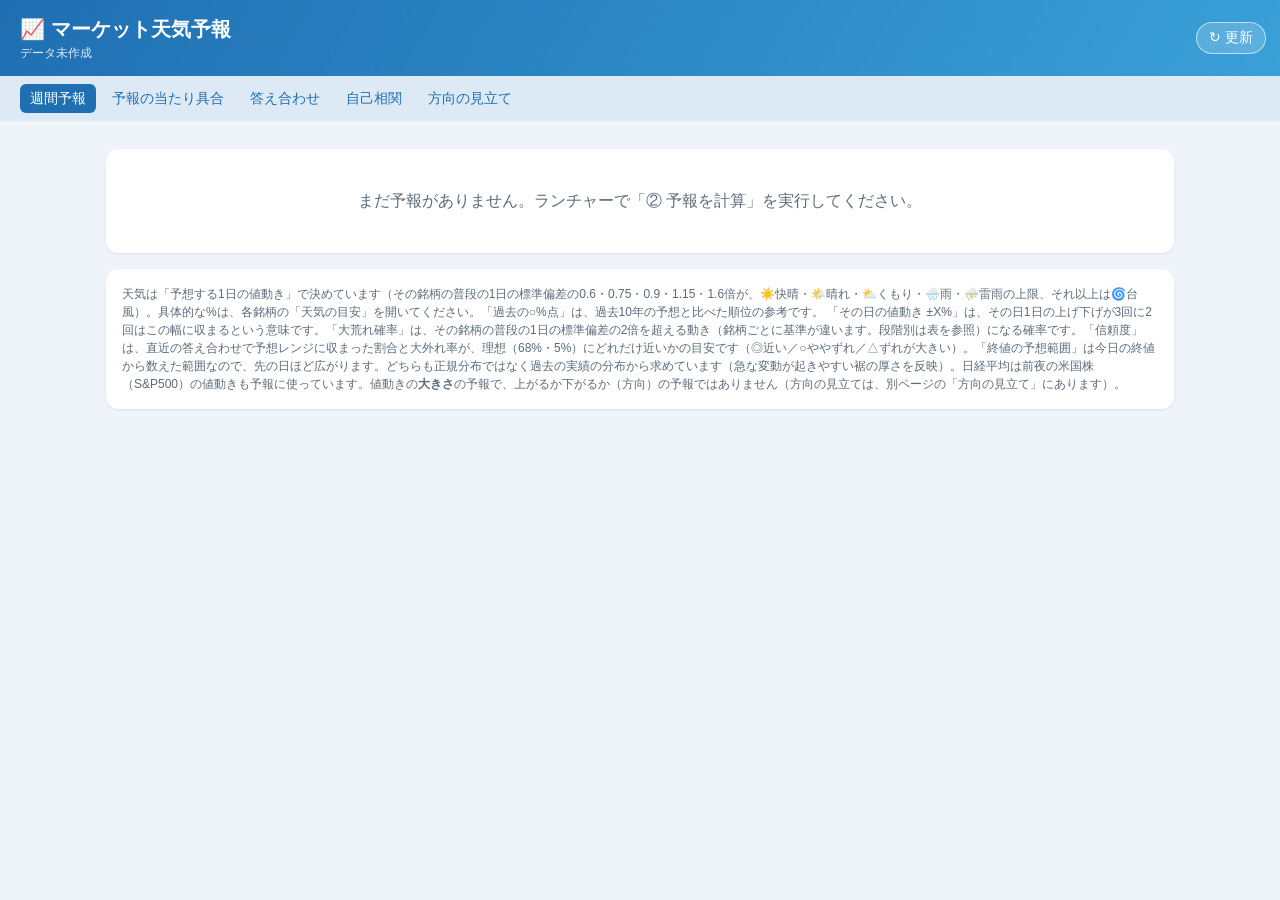
<file: web/index.html>
<!DOCTYPE html>
<html lang="ja">
<head>
<meta charset="utf-8">
<meta http-equiv="refresh" content="0; url=forecast.html">
<title>ボラ予報</title>
</head>
<body><a href="forecast.html">週間予報へ</a></body>
</html>
</file>
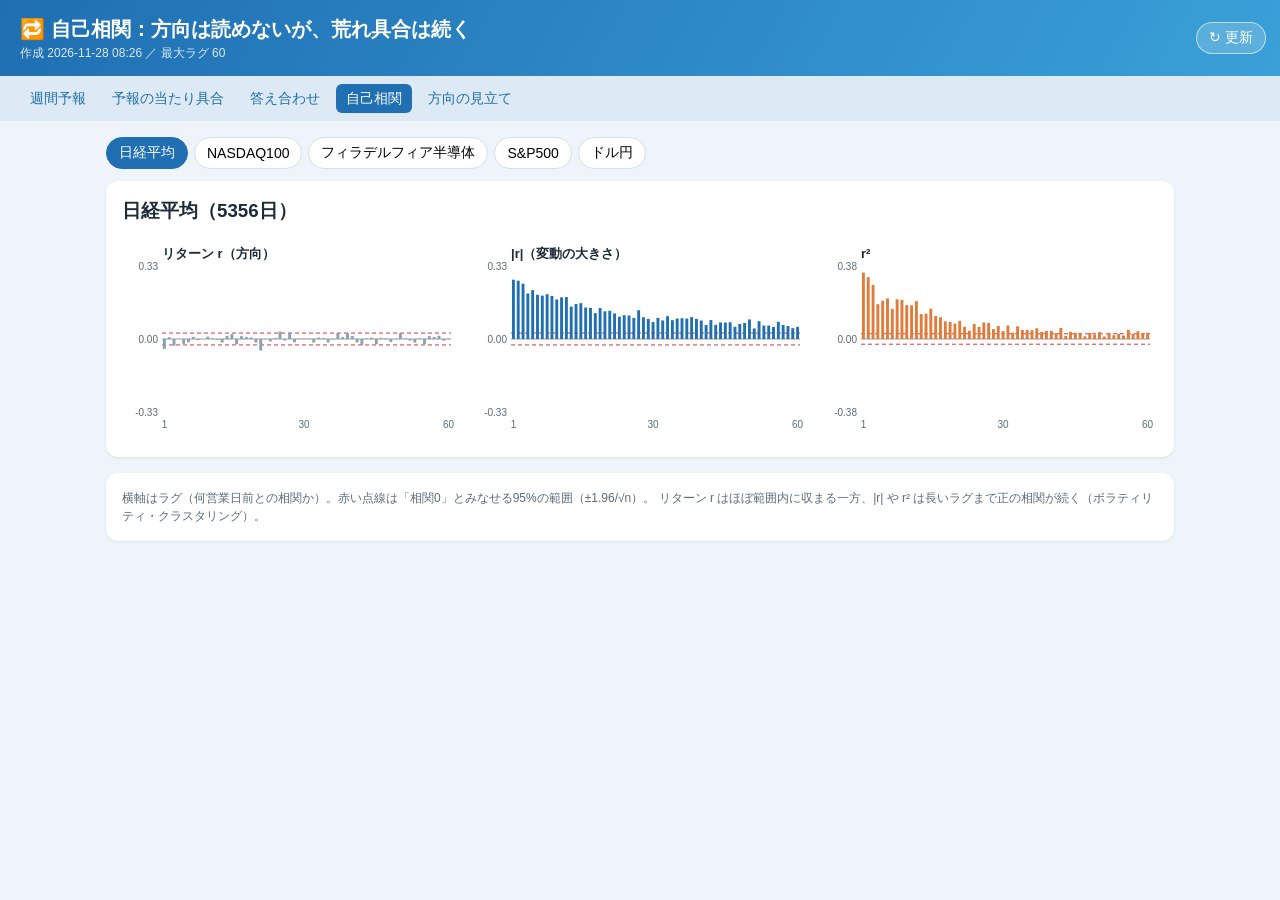
<file: web/acf.html>
<!DOCTYPE html>
<html lang="ja">
<head>
<meta charset="utf-8">
<meta name="viewport" content="width=device-width, initial-scale=1">
<title>ボラ予報 - 自己相関</title>
<meta name="theme-color" content="#1f6fb2">
<meta name="apple-mobile-web-app-capable" content="yes">
<meta name="mobile-web-app-capable" content="yes">
<meta name="apple-mobile-web-app-status-bar-style" content="default">
<meta name="apple-mobile-web-app-title" content="ボラ予報">
<link rel="manifest" href="manifest.json">
<link rel="apple-touch-icon" href="icon-180.png">
<link rel="stylesheet" href="common.css">
<style>
  .grid3 { display: grid; grid-template-columns: repeat(auto-fit, minmax(300px, 1fr)); gap: 12px; }
</style>
</head>
<body>
<header>
  <h1>🔁 自己相関：方向は読めないが、荒れ具合は続く</h1>
  <div class="meta" id="meta">データ未作成</div>
</header>
<nav>
  <a href="forecast.html">週間予報</a>
  <a href="backtest.html">予報の当たり具合</a>
  <a href="archive.html">答え合わせ</a>
  <a href="acf.html" class="active">自己相関</a>
  <a href="trend.html">方向の見立て</a>
</nav>
<main>
  <div class="tabs" id="tabs"></div>
  <div class="card" id="content"><div class="empty">まだ計算結果がありません。ランチャーで「④ 自己相関を計算」を実行してください。</div></div>
  <div class="card note">
    横軸はラグ（何営業日前との相関か）。赤い点線は「相関0」とみなせる95%の範囲（±1.96/√n）。
    リターン r はほぼ範囲内に収まる一方、|r| や r² は長いラグまで正の相関が続く（ボラティリティ・クラスタリング）。
  </div>
</main>
<script src="common.js"></script>
<script>loadData("acf.js");</script>
<script src="chart.js"></script>
<script>
(() => {
  const A = window.ACF;
  if (!A || !A.items || !A.items.length) return;
  document.getElementById("meta").textContent = `作成 ${A.generated_at} ／ 最大ラグ ${A.max_lag}`;
  Chart.tabs(document.getElementById("tabs"), A.items, it => {
    const c = document.getElementById("content");
    c.innerHTML = `<h3 style="margin-top:0">${it.name}（${it.n}日）</h3>
      <div class="grid3"><div id="a1"></div><div id="a2"></div><div id="a3"></div></div>`;
    Chart.acfBars(document.getElementById("a1"), { values: it.r, band: it.band, title: "リターン r（方向）", color: "#8aa1b5" });
    Chart.acfBars(document.getElementById("a2"), { values: it.abs, band: it.band, title: "|r|（変動の大きさ）" });
    Chart.acfBars(document.getElementById("a3"), { values: it.sq, band: it.band, title: "r²", color: "#e07b39" });
  });
})();
</script>
</body>
</html>
</file>
<file: web/common.css>
/* 全ページ共通のスタイル */
:root {
  --bg: #eef4fa; --card: #ffffff; --ink: #1d2a38; --sub: #5c6b7a; --line: #d6e0ea;
  --accent: #1f6fb2; --alert: #e6a100; --warning: #d23c3c; --good: #2f8f5b;
}
* { box-sizing: border-box; }
body { margin: 0; font-family: "Hiragino Sans", "Yu Gothic UI", "Meiryo", sans-serif;
       background: var(--bg); color: var(--ink); line-height: 1.5; }
header { background: linear-gradient(120deg, #1f6fb2, #3aa0d8); color: #fff; padding: 14px 20px; }
header h1 { margin: 0; font-size: 20px; }
header .meta { font-size: 12px; opacity: .85; }
nav { display: flex; gap: 6px; padding: 8px 20px; background: #dde9f5; flex-wrap: wrap; }
nav a { text-decoration: none; color: var(--accent); padding: 4px 10px; border-radius: 6px; font-size: 14px; }
nav a.active { background: var(--accent); color: #fff; }
main { max-width: 1100px; margin: 0 auto; padding: 16px; }
.card { background: var(--card); border-radius: 12px; padding: 16px; margin-bottom: 16px;
        box-shadow: 0 1px 3px rgba(0,0,0,.08); }
.tabs { display: flex; gap: 6px; flex-wrap: wrap; margin-bottom: 12px; }
.tabs button { border: 1px solid var(--line); background: #fff; padding: 6px 12px; border-radius: 999px;
               cursor: pointer; font-size: 14px; }
.tabs button.active { background: var(--accent); color: #fff; border-color: var(--accent); }
.empty { padding: 40px; text-align: center; color: var(--sub); }
table { border-collapse: collapse; width: 100%; font-size: 14px; }
th, td { border-bottom: 1px solid var(--line); padding: 6px 8px; text-align: right; }
th:first-child, td:first-child { text-align: left; }
th { color: var(--sub); font-weight: normal; }
.note { font-size: 12px; color: var(--sub); }
.badge { display: inline-block; padding: 2px 10px; border-radius: 999px; color: #fff; font-size: 13px; font-weight: bold; }
.badge.注意報 { background: var(--alert); }
.badge.警報 { background: var(--warning); }
.badge.pass { background: var(--good); }
.badge.fail { background: var(--warning); }
svg text { font-family: inherit; }
details summary { cursor: pointer; color: var(--accent); margin: 8px 0; }

/* ---- スマホ ---- */
@media (max-width: 600px) {
  header { padding: 10px 14px; padding-top: max(10px, env(safe-area-inset-top)); }
  header h1 { font-size: 17px; }
  nav { padding: 6px 10px; overflow-x: auto; flex-wrap: nowrap; }
  nav a { white-space: nowrap; }
  main { padding: 10px; }
  .card { padding: 12px; border-radius: 10px; margin-bottom: 10px; }
  .card h3 { font-size: 16px; }
  table { display: block; overflow-x: auto; white-space: nowrap; font-size: 12px; -webkit-overflow-scrolling: touch; }
  th, td { padding: 5px 6px; }
  .tabs { flex-wrap: nowrap; overflow-x: auto; }
  .tabs button { white-space: nowrap; }
}

/* 更新ボタン */
header { position: relative; padding-right: 96px; }
header .reload { position: absolute; right: 14px; top: 50%; transform: translateY(-50%);
                 background: rgba(255,255,255,.18); color: #fff; border: 1px solid rgba(255,255,255,.6);
                 border-radius: 999px; padding: 6px 12px; font-size: 14px; cursor: pointer; }
header .reload:active { background: rgba(255,255,255,.35); }
header .reload:disabled { opacity: .7; }

/* 警告・信頼度 */
.warnbox { background: #fff4e0; border-left: 4px solid var(--alert); padding: 8px 12px; margin: 0 0 12px;
           font-size: 13px; border-radius: 6px; }
.conf { font-size: 13px; color: var(--sub); margin-top: 4px; }
.conf b { color: var(--ink); }
.grade { display: inline-block; min-width: 1.4em; text-align: center; font-weight: bold; color: var(--accent); }
.day .conf { font-size: 11px; margin-top: 2px; }

/* 方向の見立て（赤＝上、青＝下。ローソク足と同じ） */
.trend.up { color: #d23c3c; }
.trend.down { color: #2f6fb2; }
.trend.flat { color: var(--sub); }
.day .trend { font-size: 13px; margin-top: 4px; }
</file>
